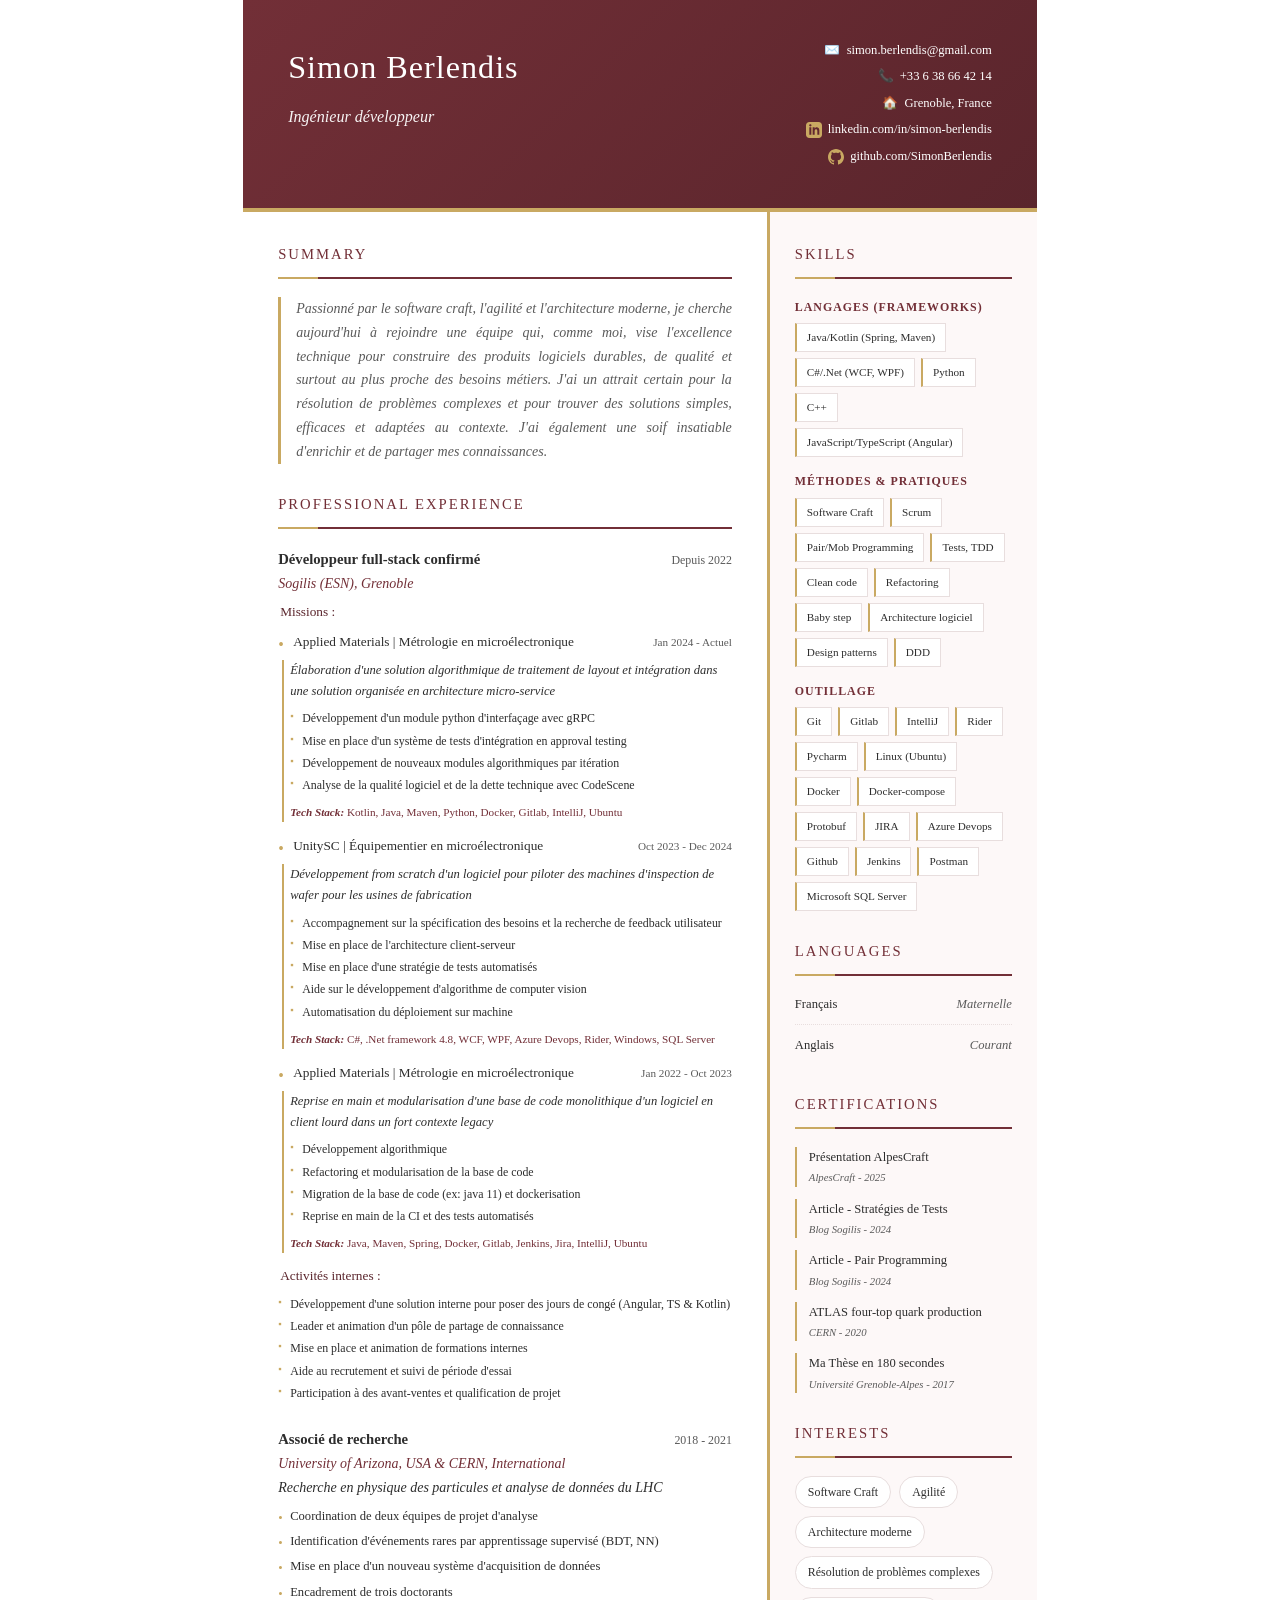
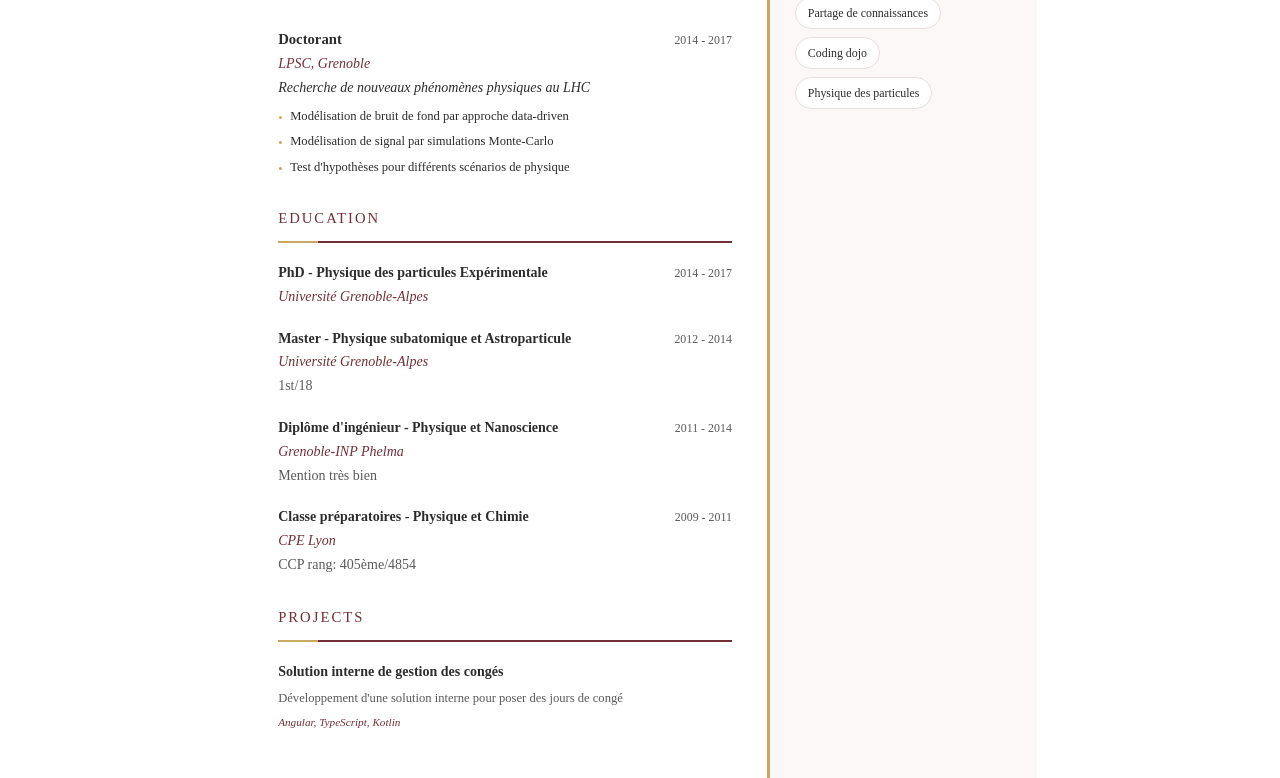
<file: index.html>
<!DOCTYPE html>


<html lang="en">
<head>
    <meta charset="UTF-8">
    <meta name="viewport" content="width=device-width, initial-scale=1.0">
    <title>Resume - Simon Berlendis</title>
    <link rel="stylesheet" href="styles.css">
</head>
<body>
<div class="container">

    <header class="header">
        <div class="header-content">

            <div class="header-main">
                <h1>Simon Berlendis</h1>
                <div class="title">Ingénieur développeur</div>
            </div>
            <div class="contact-info">
                <div class="contact-item"><span class="contact-icon">✉️</span> <a
                        href="mailto:simon.berlendis@gmail.com">simon.berlendis@gmail.com</a></div>
                <div class="contact-item"><span class="contact-icon">📞</span> &#43;33 6 38 66 42 14</div>
                <div class="contact-item"><span class="contact-icon">🏠</span> Grenoble, France</div>
                <div class="contact-item"><span class="contact-icon">
                        <svg xmlns="http://www.w3.org/2000/svg" width="16" height="16" viewBox="0 0 24 24"
                             fill="currentColor" style="vertical-align: middle;">
                            <path d="M19 0h-14c-2.761 0-5 2.239-5 5v14c0 2.761 2.239 5 5 5h14c2.762 0 5-2.239 5-5v-14c0-2.761-2.238-5-5-5zm-11 19h-3v-11h3v11zm-1.5-12.268c-.966 0-1.75-.79-1.75-1.764s.784-1.764 1.75-1.764 1.75.79 1.75 1.764-.783 1.764-1.75 1.764zm13.5 12.268h-3v-5.604c0-3.368-4-3.113-4 0v5.604h-3v-11h3v1.765c1.396-2.586 7-2.777 7 2.476v6.759z"/>
                        </svg>
                    </span> <a href="https://linkedin.com/in/simon-berlendis" target="_blank">linkedin.com/in/simon-berlendis</a>
                </div>
                <div class="contact-item"><span class="contact-icon">
                        <svg xmlns="http://www.w3.org/2000/svg" width="16" height="16" viewBox="0 0 24 24"
                             fill="currentColor" style="vertical-align: middle;">
                            <path d="M12 0c-6.626 0-12 5.373-12 12 0 5.302 3.438 9.8 8.207 11.387.599.111.793-.261.793-.577v-2.234c-3.338.726-4.033-1.416-4.033-1.416-.546-1.387-1.333-1.756-1.333-1.756-1.089-.745.083-.729.083-.729 1.205.084 1.839 1.237 1.839 1.237 1.07 1.834 2.807 1.304 3.492.997.107-.775.418-1.305.762-1.604-2.665-.305-5.467-1.334-5.467-5.931 0-1.311.469-2.381 1.236-3.221-.124-.303-.535-1.524.117-3.176 0 0 1.008-.322 3.301 1.23.957-.266 1.983-.399 3.003-.404 1.02.005 2.047.138 3.006.404 2.291-1.552 3.297-1.23 3.297-1.23.653 1.653.242 2.874.118 3.176.77.84 1.235 1.911 1.235 3.221 0 4.609-2.807 5.624-5.479 5.921.43.372.823 1.102.823 2.222v3.293c0 .319.192.694.801.576 4.765-1.589 8.199-6.086 8.199-11.386 0-6.627-5.373-12-12-12z"/>
                        </svg>
                    </span> <a href="https://github.com/SimonBerlendis" target="_blank">github.com/SimonBerlendis</a>
                </div>

            </div>
        </div>
    </header>


    <div class="main-content">

        <div class="left-column">

            <section class="section">
                <h2 class="section-title">Summary</h2>
                <p class="summary">Passionné par le software craft, l&#39;agilité et l&#39;architecture moderne, je
                    cherche aujourd&#39;hui à rejoindre une équipe qui, comme moi, vise l&#39;excellence technique pour
                    construire des produits logiciels durables, de qualité et surtout au plus proche des besoins
                    métiers. J&#39;ai un attrait certain pour la résolution de problèmes complexes et pour trouver des
                    solutions simples, efficaces et adaptées au contexte. J&#39;ai également une soif insatiable d&#39;enrichir
                    et de partager mes connaissances.
                </p>
            </section>


            <section class="section">
                <h2 class="section-title">Professional Experience</h2>

                <div class="experience-item">
                    <div class="experience-header">
                        <div>
                            <div class="experience-title">Développeur full-stack confirmé</div>
                            <div class="experience-company">Sogilis (ESN), Grenoble</div>
                        </div>
                        <div class="experience-date">Depuis 2022</div>
                    </div>

                    <div class="missions-container">
                        <div class="missions-heading">Missions :</div>
                        <div class="sub-experience-header">
                            <div class="sub-experience-title">Applied Materials | Métrologie en microélectronique</div>
                            <div class="sub-experience-date">Jan 2024 - Actuel</div>
                        </div>
                        <div class="sub-experience-item">
                            <div class="sub-experience-description">
                                Élaboration d'une solution algorithmique de traitement de layout et intégration dans une
                                solution organisée en architecture micro-service
                            </div>
                            <div class="sub-experience-values">
                                <ul>
                                    <li>Développement d'un module python d'interfaçage avec gRPC</li>
                                    <li>Mise en place d'un système de tests d'intégration en approval testing</li>
                                    <li>Développement de nouveaux modules algorithmiques par itération</li>
                                    <li>Analyse de la qualité logiciel et de la dette technique avec CodeScene</li>
                                </ul>
                            </div>
                            <div class="sub-experience-tech">
                                <strong>Tech Stack:</strong> <span>Kotlin, Java, Maven, Python, Docker, Gitlab, IntelliJ,
                                Ubuntu</span>
                            </div>
                        </div>

                        <div class="sub-experience-header">
                            <div class="sub-experience-title">UnitySC | Équipementier en microélectronique</div>
                            <div class="sub-experience-date">Oct 2023 - Dec 2024</div>
                        </div>
                        <div class="sub-experience-item">
                            <div class="sub-experience-description">
                                Développement from scratch d'un logiciel pour piloter des machines d'inspection de wafer
                                pour les usines de fabrication
                            </div>
                            <div class="sub-experience-values">
                                <ul>
                                    <li>Accompagnement sur la spécification des besoins et la recherche de feedback
                                        utilisateur
                                    </li>
                                    <li>Mise en place de l'architecture client-serveur</li>
                                    <li>Mise en place d'une stratégie de tests automatisés</li>
                                    <li>Aide sur le développement d'algorithme de computer vision</li>
                                    <li>Automatisation du déploiement sur machine</li>
                                </ul>
                            </div>
                            <div class="sub-experience-tech">
                                <strong>Tech Stack:</strong> <span>C#, .Net framework 4.8, WCF, WPF, Azure Devops, Rider,
                                Windows, SQL Server</span>
                            </div>
                        </div>

                        <div class="sub-experience-header">
                            <div class="sub-experience-title">Applied Materials | Métrologie en microélectronique</div>
                            <div class="sub-experience-date">Jan 2022 - Oct 2023</div>
                        </div>
                        <div class="sub-experience-item">
                            <div class="sub-experience-description">
                                Reprise en main et modularisation d'une base de code monolithique d'un logiciel en
                                client lourd dans un fort contexte legacy
                            </div>
                            <div class="sub-experience-values">
                                <ul>
                                    <li>Développement algorithmique</li>
                                    <li>Refactoring et modularisation de la base de code</li>
                                    <li>Migration de la base de code (ex: java 11) et dockerisation</li>
                                    <li>Reprise en main de la CI et des tests automatisés</li>
                                </ul>
                            </div>
                            <div class="sub-experience-tech">
                                <strong>Tech Stack:</strong> <span>Java, Maven, Spring, Docker, Gitlab, Jenkins, Jira,
                                IntelliJ, Ubuntu</span>
                            </div>
                        </div>
                    </div>

                    <div class="internal-activities-heading">Activités internes :</div>
                    <div class="sub-experience-values">
                        <ul>
                            <li>Développement d'une solution interne pour poser des jours de congé (Angular, TS &
                                Kotlin)
                            </li>
                            <li>Leader et animation d'un pôle de partage de connaissance</li>
                            <li>Mise en place et animation de formations internes</li>
                            <li>Aide au recrutement et suivi de période d'essai</li>
                            <li>Participation à des avant-ventes et qualification de projet</li>
                        </ul>
                    </div>
                </div>

                <div class="experience-item">
                    <div class="experience-header">
                        <div>
                            <div class="experience-title">Associé de recherche</div>
                            <div class="experience-company">University of Arizona, USA &amp; CERN, International</div>
                            <div class="experience-description">Recherche en physique des particules et analyse de
                                données du
                                LHC
                            </div>
                        </div>
                        <div class="experience-date">2018 - 2021</div>
                    </div>

                    <ul class="highlights">

                        <li>Coordination de deux équipes de projet d&#39;analyse</li>

                        <li>Identification d&#39;événements rares par apprentissage supervisé (BDT, NN)</li>

                        <li>Mise en place d&#39;un nouveau système d&#39;acquisition de données</li>

                        <li>Encadrement de trois doctorants</li>

                    </ul>

                </div>

                <div class="experience-item">
                    <div class="experience-header">
                        <div>
                            <div class="experience-title">Doctorant</div>
                            <div class="experience-company">LPSC, Grenoble</div>
                            <div class="experience-description">Recherche de nouveaux phénomènes physiques au LHC</div>
                        </div>
                        <div class="experience-date">2014 - 2017</div>
                    </div>

                    <ul class="highlights">

                        <li>Modélisation de bruit de fond par approche data-driven</li>

                        <li>Modélisation de signal par simulations Monte-Carlo</li>

                        <li>Test d&#39;hypothèses pour différents scénarios de physique</li>

                    </ul>

                </div>

            </section>


            <section class="section">
                <h2 class="section-title">Education</h2>

                <div class="education-item">
                    <div class="education-header">
                        <div>
                            <div class="education-degree">PhD - Physique des particules Expérimentale</div>
                            <div class="education-institution">Université Grenoble-Alpes</div>
                        </div>
                        <div class="education-date">2014 - 2017</div>
                    </div>

                </div>

                <div class="education-item">
                    <div class="education-header">
                        <div>
                            <div class="education-degree">Master - Physique subatomique et Astroparticule</div>
                            <div class="education-institution">Université Grenoble-Alpes</div>
                            <div class="education-description">1st/18</div>
                        </div>
                        <div class="education-date">2012 - 2014</div>
                    </div>
                </div>

                <div class="education-item">
                    <div class="education-header">
                        <div>
                            <div class="education-degree">Diplôme d&#39;ingénieur - Physique et Nanoscience</div>
                            <div class="education-institution">Grenoble-INP Phelma</div>
                            <div class="education-description">Mention très bien</div>
                        </div>
                        <div class="education-date">2011 - 2014</div>
                    </div>
                </div>

                <div class="education-item">
                    <div class="education-header">
                        <div>
                            <div class="education-degree">Classe préparatoires - Physique et Chimie</div>
                            <div class="education-institution">CPE Lyon</div>
                            <div class="education-description">CCP rang: 405ème/4854</div>
                        </div>
                        <div class="education-date">2009 - 2011</div>
                    </div>
                </div>

            </section>


            <section class="section">
                <h2 class="section-title">Projects</h2>

                <div class="project-item">
                    <div class="project-name">Solution interne de gestion des congés</div>
                    <p class="project-description">Développement d&#39;une solution interne pour poser des jours de
                        congé</p>

                    <div class="project-tech">Angular, TypeScript, Kotlin</div>

                </div>

            </section>

        </div>


        <div class="right-column">

            <section class="section">
                <h2 class="section-title">Skills</h2>

                <div class="skill-category">
                    <div class="skill-category-name">Langages (Frameworks)</div>
                    <div class="skill-tags">

                        <span class="skill-tag">Java/Kotlin (Spring, Maven)</span>

                        <span class="skill-tag">C#/.Net (WCF, WPF)</span>

                        <span class="skill-tag">Python</span>

                        <span class="skill-tag">C&#43;&#43;</span>

                        <span class="skill-tag">JavaScript/TypeScript (Angular)</span>

                    </div>
                </div>

                <div class="skill-category">
                    <div class="skill-category-name">Méthodes &amp; Pratiques</div>
                    <div class="skill-tags">

                        <span class="skill-tag">Software Craft</span>

                        <span class="skill-tag">Scrum</span>

                        <span class="skill-tag">Pair/Mob Programming</span>

                        <span class="skill-tag">Tests, TDD</span>

                        <span class="skill-tag">Clean code</span>

                        <span class="skill-tag">Refactoring</span>

                        <span class="skill-tag">Baby step</span>

                        <span class="skill-tag">Architecture logiciel</span>

                        <span class="skill-tag">Design patterns</span>

                        <span class="skill-tag">DDD</span>

                    </div>
                </div>

                <div class="skill-category">
                    <div class="skill-category-name">Outillage</div>
                    <div class="skill-tags">

                        <span class="skill-tag">Git</span>

                        <span class="skill-tag">Gitlab</span>

                        <span class="skill-tag">IntelliJ</span>

                        <span class="skill-tag">Rider</span>

                        <span class="skill-tag">Pycharm</span>

                        <span class="skill-tag">Linux (Ubuntu)</span>

                        <span class="skill-tag">Docker</span>

                        <span class="skill-tag">Docker-compose</span>

                        <span class="skill-tag">Protobuf</span>

                        <span class="skill-tag">JIRA</span>

                        <span class="skill-tag">Azure Devops</span>

                        <span class="skill-tag">Github</span>

                        <span class="skill-tag">Jenkins</span>

                        <span class="skill-tag">Postman</span>

                        <span class="skill-tag">Microsoft SQL Server</span>

                    </div>
                </div>

            </section>


            <section class="section">
                <h2 class="section-title">Languages</h2>

                <div class="language-item">
                    <span class="language-name">Français</span>
                    <span class="language-level">Maternelle</span>
                </div>

                <div class="language-item">
                    <span class="language-name">Anglais</span>
                    <span class="language-level">Courant</span>
                </div>

            </section>


            <section class="section">
                <h2 class="section-title">Certifications</h2>

                <div class="certification-item">
                    <div class="certification-name">Présentation AlpesCraft</div>
                    <div class="certification-meta">AlpesCraft - 2025</div>
                </div>

                <div class="certification-item">
                    <div class="certification-name">Article - Stratégies de Tests</div>
                    <div class="certification-meta">Blog Sogilis - 2024</div>
                </div>

                <div class="certification-item">
                    <div class="certification-name">Article - Pair Programming</div>
                    <div class="certification-meta">Blog Sogilis - 2024</div>
                </div>

                <div class="certification-item">
                    <div class="certification-name">ATLAS four-top quark production</div>
                    <div class="certification-meta">CERN - 2020</div>
                </div>

                <div class="certification-item">
                    <div class="certification-name">Ma Thèse en 180 secondes</div>
                    <div class="certification-meta">Université Grenoble-Alpes - 2017</div>
                </div>

            </section>


            <section class="section">
                <h2 class="section-title">Interests</h2>
                <div class="interests-list">

                    <span class="interest-item">Software Craft</span>

                    <span class="interest-item">Agilité</span>

                    <span class="interest-item">Architecture moderne</span>

                    <span class="interest-item">Résolution de problèmes complexes</span>

                    <span class="interest-item">Partage de connaissances</span>

                    <span class="interest-item">Coding dojo</span>

                    <span class="interest-item">Physique des particules</span>

                </div>
            </section>

        </div>
    </div>
</div>
</body>
</html>
</file>
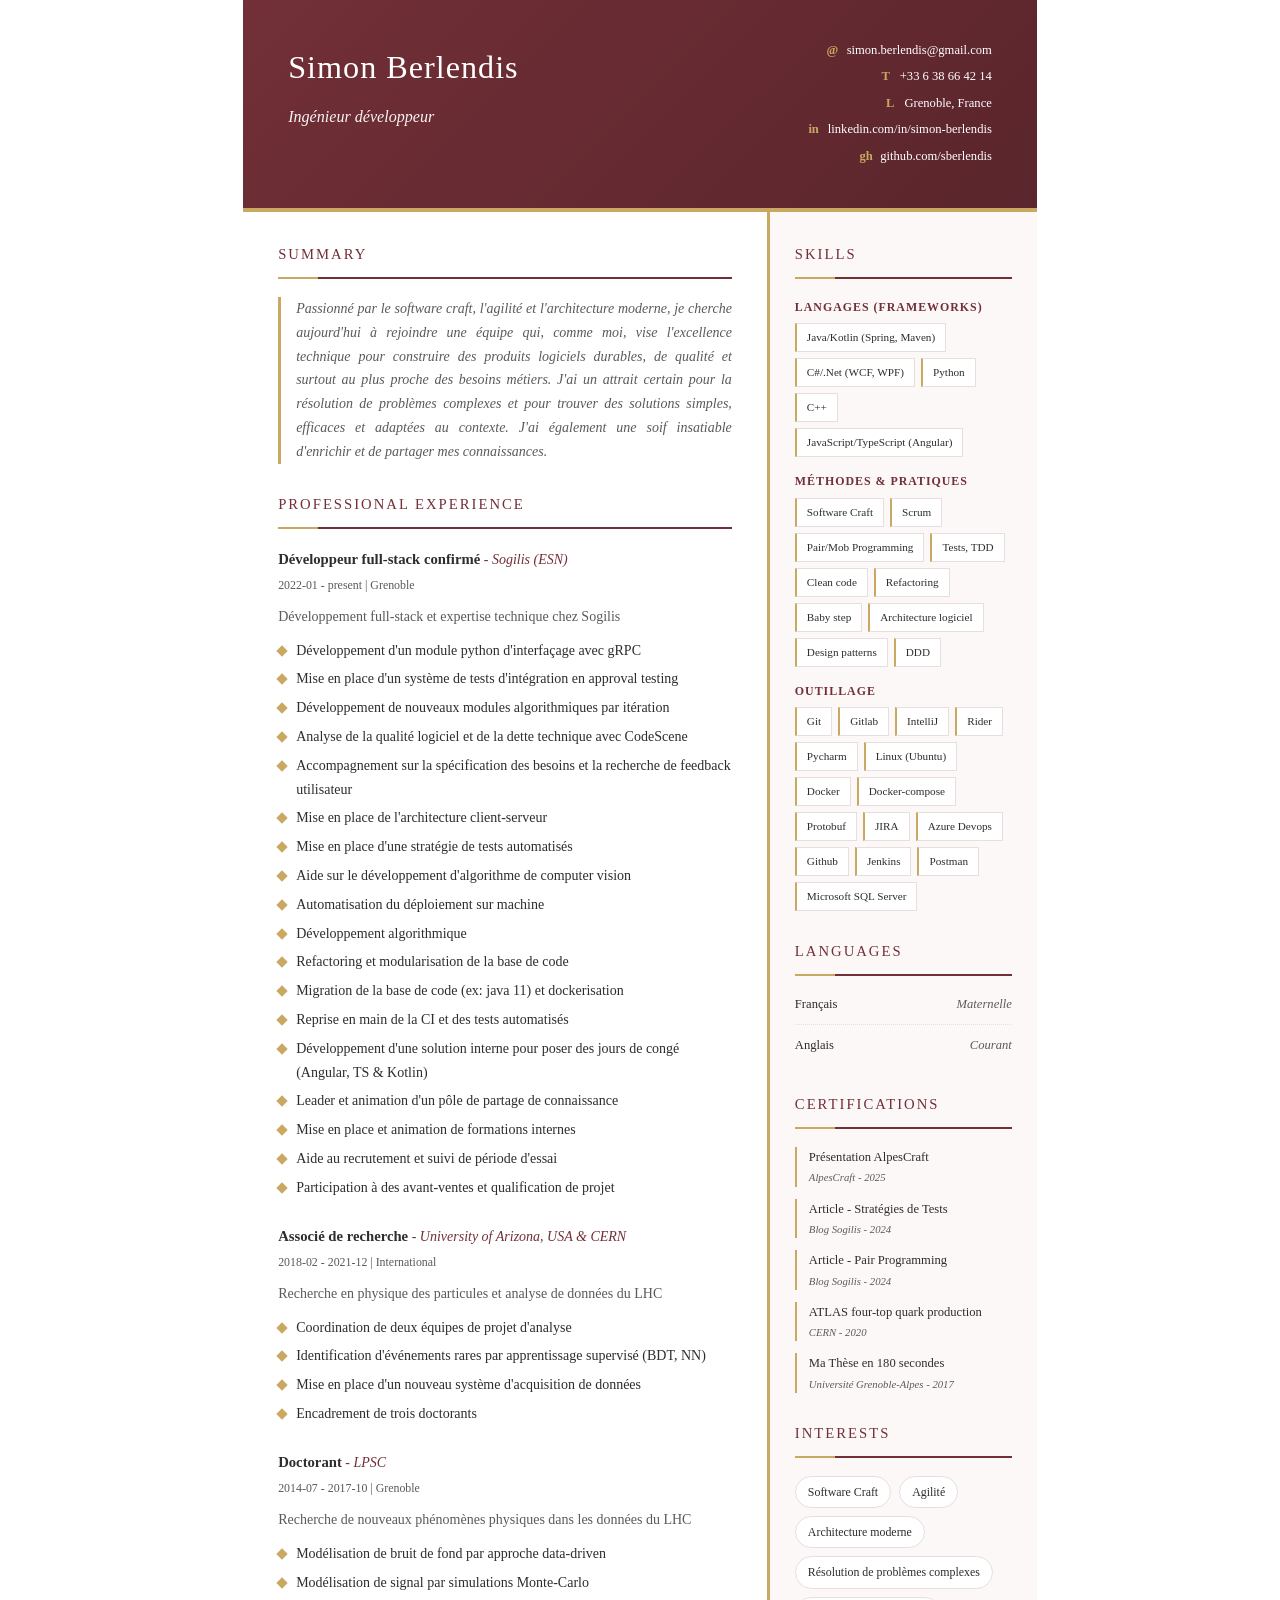
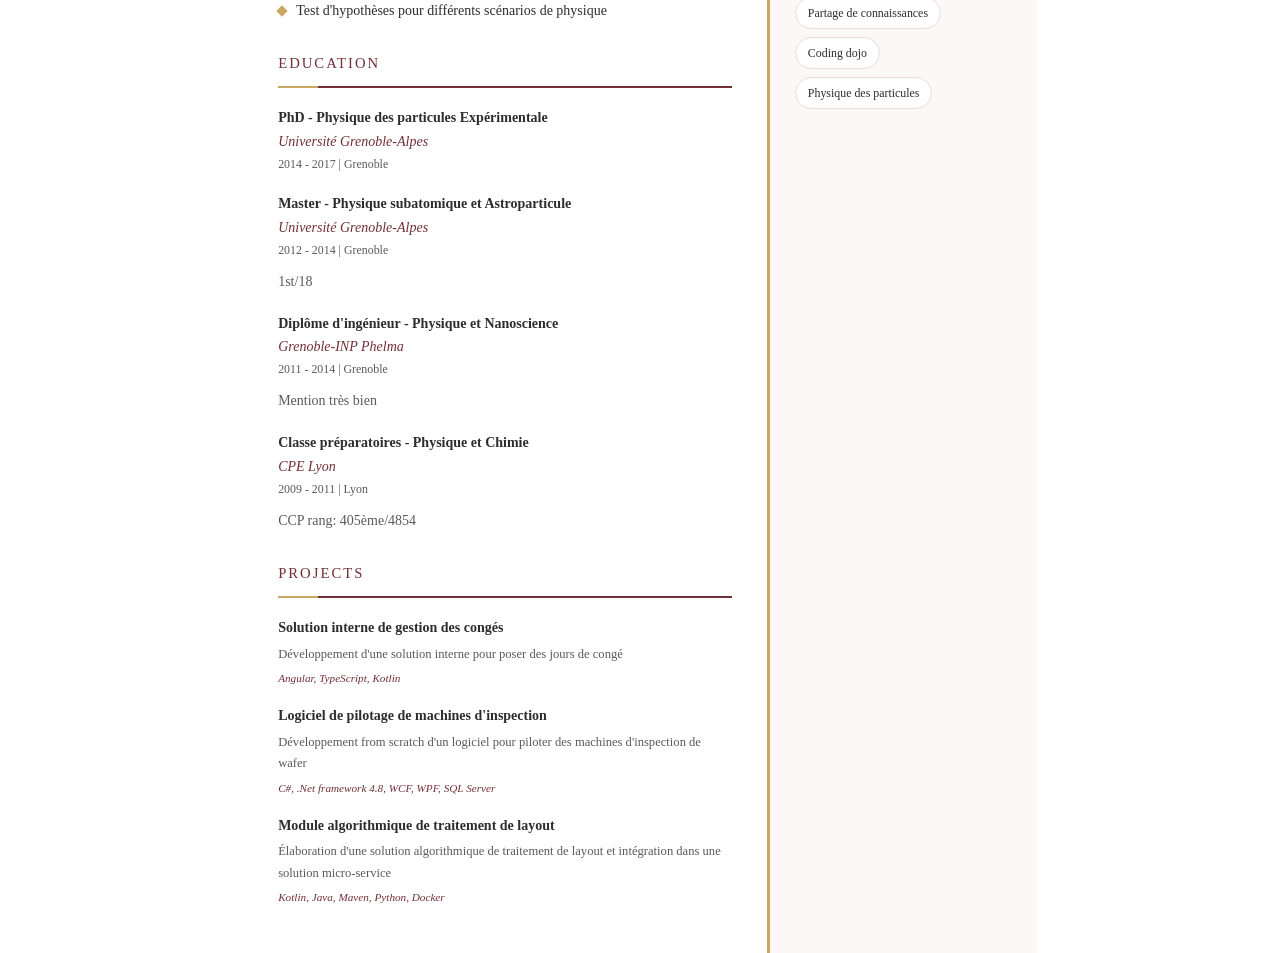
<file: cv.html>
<!DOCTYPE html>


<html lang="en">
<head>
    <meta charset="UTF-8">
    <meta name="viewport" content="width=device-width, initial-scale=1.0">
    <title>Resume - Simon Berlendis</title>
    <style>
 

 
* {
    margin: 0;
    padding: 0;
    box-sizing: border-box;
}

:root {
    --primary-color: #722F37;
    --secondary-color: #5a252c;
    --accent-color: #9b4a54;
    --text-color: #2d2d2d;
    --text-light: #5a5a5a;
    --bg-color: #ffffff;
    --bg-light: #fdf8f8;
    --border-color: #e8dede;
    --gold: #c9a962;
}

body {
    font-family: 'Palatino Linotype', 'Book Antiqua', Palatino, Georgia, serif;
    line-height: 1.7;
    color: var(--text-color);
    background-color: var(--bg-color);
    font-size: 14px;
}

.container {
    max-width: 210mm;
    margin: 0 auto;
    background: white;
}

 
.header {
    background: linear-gradient(135deg, var(--primary-color), var(--secondary-color));
    color: white;
    padding: 40px 45px;
    position: relative;
}

.header::after {
    content: "";
    position: absolute;
    bottom: 0;
    left: 0;
    right: 0;
    height: 4px;
    background: var(--gold);
}

.header-content {
    display: flex;
    justify-content: space-between;
    align-items: flex-start;
    gap: 25px;
}

.header-photo {
    flex-shrink: 0;
}

.header-photo img {
    width: 105px;
    height: 105px;
    border-radius: 50%;
    object-fit: cover;
    border: 3px solid var(--gold);
}

.header-photo.photo-grayscale img {
    filter: grayscale(100%);
}

.header-photo.photo-square img {
    border-radius: 8px;
}

.header-main {
    flex-grow: 1;
}

.header-main h1 {
    font-size: 2.3em;
    font-weight: 400;
    margin-bottom: 8px;
    letter-spacing: 1px;
}

.header-main .title {
    font-size: 1.15em;
    opacity: 0.95;
    font-style: italic;
    font-weight: 300;
}

.contact-info {
    text-align: right;
    font-size: 0.9em;
}

.contact-item {
    margin-bottom: 5px;
}

.contact-icon {
    display: inline-block;
    width: 22px;
    text-align: center;
    color: var(--gold);
    font-weight: bold;
}

.contact-info a {
    color: white;
    text-decoration: none;
}

.contact-info a:hover {
    color: var(--gold);
}

 
.main-content {
    display: grid;
    grid-template-columns: 1fr 270px;
    gap: 0;
}

.left-column {
    padding: 30px 35px;
}

.right-column {
    background-color: var(--bg-light);
    padding: 30px 25px;
    border-left: 3px solid var(--gold);
}

 
.section {
    margin-bottom: 28px;
}

.section:last-child {
    margin-bottom: 0;
}

.section-title {
    font-size: 1.05em;
    font-weight: 400;
    color: var(--primary-color);
    text-transform: uppercase;
    letter-spacing: 2px;
    padding-bottom: 10px;
    margin-bottom: 18px;
    border-bottom: 2px solid var(--primary-color);
    position: relative;
}

.section-title::after {
    content: "";
    position: absolute;
    bottom: -2px;
    left: 0;
    width: 40px;
    height: 2px;
    background: var(--gold);
}

 
.summary {
    color: var(--text-light);
    text-align: justify;
    font-style: italic;
    border-left: 3px solid var(--gold);
    padding-left: 15px;
}

 
.experience-item {
    margin-bottom: 24px;
    page-break-inside: avoid;
}

.experience-item:last-child {
    margin-bottom: 0;
}

.experience-header {
    margin-bottom: 8px;
}

.experience-title {
    font-weight: 600;
    font-size: 1.05em;
    color: var(--text-color);
}

.experience-company {
    color: var(--primary-color);
    font-style: italic;
}

.experience-meta {
    font-size: 0.85em;
    color: var(--text-light);
    margin-top: 3px;
}

.experience-description {
    margin: 10px 0;
    color: var(--text-light);
}

.highlights {
    list-style: none;
    padding-left: 0;
}

.highlights li {
    position: relative;
    padding-left: 18px;
    margin-bottom: 5px;
    color: var(--text-color);
}

.highlights li::before {
    content: "";
    position: absolute;
    left: 0;
    top: 8px;
    width: 8px;
    height: 8px;
    background: var(--gold);
    transform: rotate(45deg);
}

 
.education-item {
    margin-bottom: 18px;
}

.education-item:last-child {
    margin-bottom: 0;
}

.education-degree {
    font-weight: 600;
}

.education-institution {
    color: var(--primary-color);
    font-style: italic;
}

.education-meta {
    font-size: 0.85em;
    color: var(--text-light);
}

 
.skill-category {
    margin-bottom: 14px;
}

.skill-category:last-child {
    margin-bottom: 0;
}

.skill-category-name {
    font-weight: 600;
    font-size: 0.85em;
    margin-bottom: 6px;
    color: var(--primary-color);
    text-transform: uppercase;
    letter-spacing: 1px;
}

.skill-tags {
    display: flex;
    flex-wrap: wrap;
    gap: 6px;
}

.skill-tag {
    background-color: white;
    color: var(--text-color);
    padding: 4px 10px;
    font-size: 0.8em;
    border: 1px solid var(--border-color);
    border-left: 2px solid var(--gold);
}

 
.language-item {
    display: flex;
    justify-content: space-between;
    margin-bottom: 10px;
    font-size: 0.9em;
    padding-bottom: 8px;
    border-bottom: 1px dotted var(--border-color);
}

.language-item:last-child {
    border-bottom: none;
}

.language-name {
    font-weight: 500;
}

.language-level {
    color: var(--text-light);
    font-style: italic;
}

 
.certification-item {
    margin-bottom: 12px;
    font-size: 0.9em;
    padding-left: 12px;
    border-left: 2px solid var(--gold);
}

.certification-name {
    font-weight: 500;
}

.certification-meta {
    color: var(--text-light);
    font-size: 0.85em;
    font-style: italic;
}

 
.project-item {
    margin-bottom: 16px;
}

.project-name {
    font-weight: 600;
    color: var(--text-color);
}

.project-description {
    font-size: 0.9em;
    color: var(--text-light);
    margin: 4px 0;
}

.project-tech {
    font-size: 0.8em;
    color: var(--primary-color);
    font-style: italic;
}

 
.interests-list {
    display: flex;
    flex-wrap: wrap;
    gap: 8px;
}

.interest-item {
    background-color: white;
    padding: 5px 12px;
    font-size: 0.85em;
    border: 1px solid var(--border-color);
    border-radius: 20px;
}

 
@media screen and (max-width: 768px) {
    .main-content {
        grid-template-columns: 1fr;
    }

    .right-column {
        border-left: none;
        border-top: 3px solid var(--gold);
    }
}

 
@media print {
    body {
        font-size: 11pt;
    }

    .container {
        max-width: 100%;
    }

    .section {
        page-break-inside: avoid;
    }
}

    </style>
</head>
<body>
    <div class="container">
        
        <header class="header">
            <div class="header-content">
                
                <div class="header-main">
                    <h1>Simon Berlendis</h1>
                    <div class="title">Ingénieur développeur</div>
                </div>
                <div class="contact-info">
                    <div class="contact-item"><span class="contact-icon">@</span> <a href="mailto:simon.berlendis@gmail.com">simon.berlendis@gmail.com</a></div>
                    <div class="contact-item"><span class="contact-icon">T</span> &#43;33 6 38 66 42 14</div>
                    <div class="contact-item"><span class="contact-icon">L</span> Grenoble, France</div>
                    <div class="contact-item"><span class="contact-icon">in</span> <a href="https://linkedin.com/in/simon-berlendis" target="_blank">linkedin.com/in/simon-berlendis</a></div>
                    <div class="contact-item"><span class="contact-icon">gh</span> <a href="https://github.com/sberlendis" target="_blank">github.com/sberlendis</a></div>
                    
                </div>
            </div>
        </header>

        
        <div class="main-content">
            
            <div class="left-column">
                
                <section class="section">
                    <h2 class="section-title">Summary</h2>
                    <p class="summary">Passionné par le software craft, l&#39;agilité et l&#39;architecture moderne, je cherche aujourd&#39;hui à rejoindre une équipe qui, comme moi, vise l&#39;excellence technique pour construire des produits logiciels durables, de qualité et surtout au plus proche des besoins métiers. J&#39;ai un attrait certain pour la résolution de problèmes complexes et pour trouver des solutions simples, efficaces et adaptées au contexte. J&#39;ai également une soif insatiable d&#39;enrichir et de partager mes connaissances.
</p>
                </section>
                

                
                <section class="section">
                    <h2 class="section-title">Professional Experience</h2>
                    
                    <div class="experience-item">
                        <div class="experience-header">
                            <div>
                                <span class="experience-title">Développeur full-stack confirmé</span>
                                <span class="experience-company"> - Sogilis (ESN)</span>
                            </div>
                            <div class="experience-meta">2022-01 - present | Grenoble</div>
                        </div>
                        <p class="experience-description">Développement full-stack et expertise technique chez Sogilis</p>
                        
                        <ul class="highlights">
                            
                            <li>Développement d&#39;un module python d&#39;interfaçage avec gRPC</li>
                            
                            <li>Mise en place d&#39;un système de tests d&#39;intégration en approval testing</li>
                            
                            <li>Développement de nouveaux modules algorithmiques par itération</li>
                            
                            <li>Analyse de la qualité logiciel et de la dette technique avec CodeScene</li>
                            
                            <li>Accompagnement sur la spécification des besoins et la recherche de feedback utilisateur</li>
                            
                            <li>Mise en place de l&#39;architecture client-serveur</li>
                            
                            <li>Mise en place d&#39;une stratégie de tests automatisés</li>
                            
                            <li>Aide sur le développement d&#39;algorithme de computer vision</li>
                            
                            <li>Automatisation du déploiement sur machine</li>
                            
                            <li>Développement algorithmique</li>
                            
                            <li>Refactoring et modularisation de la base de code</li>
                            
                            <li>Migration de la base de code (ex: java 11) et dockerisation</li>
                            
                            <li>Reprise en main de la CI et des tests automatisés</li>
                            
                            <li>Développement d&#39;une solution interne pour poser des jours de congé (Angular, TS &amp; Kotlin)</li>
                            
                            <li>Leader et animation d&#39;un pôle de partage de connaissance</li>
                            
                            <li>Mise en place et animation de formations internes</li>
                            
                            <li>Aide au recrutement et suivi de période d&#39;essai</li>
                            
                            <li>Participation à des avant-ventes et qualification de projet</li>
                            
                        </ul>
                        
                    </div>
                    
                    <div class="experience-item">
                        <div class="experience-header">
                            <div>
                                <span class="experience-title">Associé de recherche</span>
                                <span class="experience-company"> - University of Arizona, USA &amp; CERN</span>
                            </div>
                            <div class="experience-meta">2018-02 - 2021-12 | International</div>
                        </div>
                        <p class="experience-description">Recherche en physique des particules et analyse de données du LHC</p>
                        
                        <ul class="highlights">
                            
                            <li>Coordination de deux équipes de projet d&#39;analyse</li>
                            
                            <li>Identification d&#39;événements rares par apprentissage supervisé (BDT, NN)</li>
                            
                            <li>Mise en place d&#39;un nouveau système d&#39;acquisition de données</li>
                            
                            <li>Encadrement de trois doctorants</li>
                            
                        </ul>
                        
                    </div>
                    
                    <div class="experience-item">
                        <div class="experience-header">
                            <div>
                                <span class="experience-title">Doctorant</span>
                                <span class="experience-company"> - LPSC</span>
                            </div>
                            <div class="experience-meta">2014-07 - 2017-10 | Grenoble</div>
                        </div>
                        <p class="experience-description">Recherche de nouveaux phénomènes physiques dans les données du LHC</p>
                        
                        <ul class="highlights">
                            
                            <li>Modélisation de bruit de fond par approche data-driven</li>
                            
                            <li>Modélisation de signal par simulations Monte-Carlo</li>
                            
                            <li>Test d&#39;hypothèses pour différents scénarios de physique</li>
                            
                        </ul>
                        
                    </div>
                    
                </section>
                

                
                <section class="section">
                    <h2 class="section-title">Education</h2>
                    
                    <div class="education-item">
                        <div class="education-degree">PhD - Physique des particules Expérimentale</div>
                        <div class="education-institution">Université Grenoble-Alpes</div>
                        <div class="education-meta">2014 - 2017 | Grenoble</div>
                        
                    </div>
                    
                    <div class="education-item">
                        <div class="education-degree">Master - Physique subatomique et Astroparticule</div>
                        <div class="education-institution">Université Grenoble-Alpes</div>
                        <div class="education-meta">2012 - 2014 | Grenoble</div>
                        <p class="experience-description">1st/18</p>
                    </div>
                    
                    <div class="education-item">
                        <div class="education-degree">Diplôme d&#39;ingénieur - Physique et Nanoscience</div>
                        <div class="education-institution">Grenoble-INP Phelma</div>
                        <div class="education-meta">2011 - 2014 | Grenoble</div>
                        <p class="experience-description">Mention très bien</p>
                    </div>
                    
                    <div class="education-item">
                        <div class="education-degree">Classe préparatoires - Physique et Chimie</div>
                        <div class="education-institution">CPE Lyon</div>
                        <div class="education-meta">2009 - 2011 | Lyon</div>
                        <p class="experience-description">CCP rang: 405ème/4854</p>
                    </div>
                    
                </section>
                

                
                <section class="section">
                    <h2 class="section-title">Projects</h2>
                    
                    <div class="project-item">
                        <div class="project-name">Solution interne de gestion des congés</div>
                        <p class="project-description">Développement d&#39;une solution interne pour poser des jours de congé</p>
                        
                        <div class="project-tech">Angular, TypeScript, Kotlin</div>
                        
                    </div>
                    
                    <div class="project-item">
                        <div class="project-name">Logiciel de pilotage de machines d&#39;inspection</div>
                        <p class="project-description">Développement from scratch d&#39;un logiciel pour piloter des machines d&#39;inspection de wafer</p>
                        
                        <div class="project-tech">C#, .Net framework 4.8, WCF, WPF, SQL Server</div>
                        
                    </div>
                    
                    <div class="project-item">
                        <div class="project-name">Module algorithmique de traitement de layout</div>
                        <p class="project-description">Élaboration d&#39;une solution algorithmique de traitement de layout et intégration dans une solution micro-service</p>
                        
                        <div class="project-tech">Kotlin, Java, Maven, Python, Docker</div>
                        
                    </div>
                    
                </section>
                
            </div>

            
            <div class="right-column">
                
                <section class="section">
                    <h2 class="section-title">Skills</h2>
                    
                    <div class="skill-category">
                        <div class="skill-category-name">Langages (Frameworks)</div>
                        <div class="skill-tags">
                            
                            <span class="skill-tag">Java/Kotlin (Spring, Maven)</span>
                            
                            <span class="skill-tag">C#/.Net (WCF, WPF)</span>
                            
                            <span class="skill-tag">Python</span>
                            
                            <span class="skill-tag">C&#43;&#43;</span>
                            
                            <span class="skill-tag">JavaScript/TypeScript (Angular)</span>
                            
                        </div>
                    </div>
                    
                    <div class="skill-category">
                        <div class="skill-category-name">Méthodes &amp; Pratiques</div>
                        <div class="skill-tags">
                            
                            <span class="skill-tag">Software Craft</span>
                            
                            <span class="skill-tag">Scrum</span>
                            
                            <span class="skill-tag">Pair/Mob Programming</span>
                            
                            <span class="skill-tag">Tests, TDD</span>
                            
                            <span class="skill-tag">Clean code</span>
                            
                            <span class="skill-tag">Refactoring</span>
                            
                            <span class="skill-tag">Baby step</span>
                            
                            <span class="skill-tag">Architecture logiciel</span>
                            
                            <span class="skill-tag">Design patterns</span>
                            
                            <span class="skill-tag">DDD</span>
                            
                        </div>
                    </div>
                    
                    <div class="skill-category">
                        <div class="skill-category-name">Outillage</div>
                        <div class="skill-tags">
                            
                            <span class="skill-tag">Git</span>
                            
                            <span class="skill-tag">Gitlab</span>
                            
                            <span class="skill-tag">IntelliJ</span>
                            
                            <span class="skill-tag">Rider</span>
                            
                            <span class="skill-tag">Pycharm</span>
                            
                            <span class="skill-tag">Linux (Ubuntu)</span>
                            
                            <span class="skill-tag">Docker</span>
                            
                            <span class="skill-tag">Docker-compose</span>
                            
                            <span class="skill-tag">Protobuf</span>
                            
                            <span class="skill-tag">JIRA</span>
                            
                            <span class="skill-tag">Azure Devops</span>
                            
                            <span class="skill-tag">Github</span>
                            
                            <span class="skill-tag">Jenkins</span>
                            
                            <span class="skill-tag">Postman</span>
                            
                            <span class="skill-tag">Microsoft SQL Server</span>
                            
                        </div>
                    </div>
                    
                </section>
                

                
                <section class="section">
                    <h2 class="section-title">Languages</h2>
                    
                    <div class="language-item">
                        <span class="language-name">Français</span>
                        <span class="language-level">Maternelle</span>
                    </div>
                    
                    <div class="language-item">
                        <span class="language-name">Anglais</span>
                        <span class="language-level">Courant</span>
                    </div>
                    
                </section>
                

                
                <section class="section">
                    <h2 class="section-title">Certifications</h2>
                    
                    <div class="certification-item">
                        <div class="certification-name">Présentation AlpesCraft</div>
                        <div class="certification-meta">AlpesCraft - 2025</div>
                    </div>
                    
                    <div class="certification-item">
                        <div class="certification-name">Article - Stratégies de Tests</div>
                        <div class="certification-meta">Blog Sogilis - 2024</div>
                    </div>
                    
                    <div class="certification-item">
                        <div class="certification-name">Article - Pair Programming</div>
                        <div class="certification-meta">Blog Sogilis - 2024</div>
                    </div>
                    
                    <div class="certification-item">
                        <div class="certification-name">ATLAS four-top quark production</div>
                        <div class="certification-meta">CERN - 2020</div>
                    </div>
                    
                    <div class="certification-item">
                        <div class="certification-name">Ma Thèse en 180 secondes</div>
                        <div class="certification-meta">Université Grenoble-Alpes - 2017</div>
                    </div>
                    
                </section>
                

                
                <section class="section">
                    <h2 class="section-title">Interests</h2>
                    <div class="interests-list">
                        
                        <span class="interest-item">Software Craft</span>
                        
                        <span class="interest-item">Agilité</span>
                        
                        <span class="interest-item">Architecture moderne</span>
                        
                        <span class="interest-item">Résolution de problèmes complexes</span>
                        
                        <span class="interest-item">Partage de connaissances</span>
                        
                        <span class="interest-item">Coding dojo</span>
                        
                        <span class="interest-item">Physique des particules</span>
                        
                    </div>
                </section>
                
            </div>
        </div>
    </div>
    <style>
        @media print {
            @page {
                size: A4;
                margin: 0;
            }
            body {
                -webkit-print-color-adjust: exact;
                print-color-adjust: exact;
            }
        }
    </style>
</body>
</html>
</file>
<file: styles.css>
* {
    margin: 0;
    padding: 0;
    box-sizing: border-box;
}

:root {
    --primary-color: #722F37;
    --secondary-color: #5a252c;
    --accent-color: #9b4a54;
    --text-color: #2d2d2d;
    --text-light: #5a5a5a;
    --bg-color: #ffffff;
    --bg-light: #fdf8f8;
    --border-color: #e8dede;
    --gold: #c9a962;
}

body {
    font-family: 'Palatino Linotype', 'Book Antiqua', Palatino, Georgia, serif;
    line-height: 1.7;
    color: var(--text-color);
    background-color: var(--bg-color);
    font-size: 14px;
}

.container {
    max-width: 210mm;
    margin: 0 auto;
    background: white;
}


.header {
    background: linear-gradient(135deg, var(--primary-color), var(--secondary-color));
    color: white;
    padding: 40px 45px;
    position: relative;
}

.header::after {
    content: "";
    position: absolute;
    bottom: 0;
    left: 0;
    right: 0;
    height: 4px;
    background: var(--gold);
}

.header-content {
    display: flex;
    justify-content: space-between;
    align-items: flex-start;
    gap: 25px;
}

.header-photo img {
    width: 105px;
    height: 105px;
    border-radius: 50%;
    object-fit: cover;
    border: 3px solid var(--gold);
}

.header-photo.photo-grayscale img {
    filter: grayscale(100%);
}

.header-photo.photo-square img {
    border-radius: 8px;
}

.header-main {
    flex-grow: 1;
}

.header-main h1 {
    font-size: 2.3em;
    font-weight: 400;
    margin-bottom: 8px;
    letter-spacing: 1px;
}

.header-main .title {
    font-size: 1.15em;
    opacity: 0.95;
    font-style: italic;
    font-weight: 300;
}

.contact-info {
    text-align: right;
    font-size: 0.9em;
}

.contact-item {
    margin-bottom: 5px;
}

.contact-icon {
    display: inline-block;
    width: 22px;
    text-align: center;
    color: var(--gold);
    font-weight: bold;
}

.contact-info a {
    color: white;
    text-decoration: none;
}

.contact-info a:hover {
    color: var(--gold);
}


.main-content {
    display: grid;
    grid-template-columns: 1fr 270px;
    gap: 0;
}

.left-column {
    padding: 30px 35px;
}

.right-column {
    background-color: var(--bg-light);
    padding: 30px 25px;
    border-left: 3px solid var(--gold);
}


.section {
    margin-bottom: 28px;
}

.section:last-child {
    margin-bottom: 0;
}

.section-title {
    font-size: 1.05em;
    font-weight: 400;
    color: var(--primary-color);
    text-transform: uppercase;
    letter-spacing: 2px;
    padding-bottom: 10px;
    margin-bottom: 18px;
    border-bottom: 2px solid var(--primary-color);
    position: relative;
}

.section-title::after {
    content: "";
    position: absolute;
    bottom: -2px;
    left: 0;
    width: 40px;
    height: 2px;
    background: var(--gold);
}


.summary {
    color: var(--text-light);
    text-align: justify;
    font-style: italic;
    border-left: 3px solid var(--gold);
    padding-left: 15px;
}


.experience-item {
    margin-bottom: 24px;
    page-break-inside: avoid;
}

.experience-item:last-child {
    margin-bottom: 0;
}

.sub-experience-item {
    margin-bottom: 12px;
    margin-left: 4px;
    padding-left: 6px;
    border-left: 2px solid var(--gold);
    page-break-inside: avoid;
}

.sub-experience-item:last-child {
    margin-bottom: 0;
}

.missions-container {
    margin-bottom: 12px;
}

.missions-heading, .internal-activities-heading {
    font-weight: 500;
    font-size: 0.95em;
    color: var(--secondary-color);
    margin-bottom: 6px;
    margin-left: 2px;
}

.sub-experience-header {
    margin-bottom: 6px;
    display: flex;
    justify-content: space-between;
    align-items: baseline;
    margin-left: 0;
}

.sub-experience-title {
    font-weight: 500;
    font-size: 0.95em;
    color: var(--text-color);
    position: relative;
    padding-left: 15px;
}

.sub-experience-title::before {
    content: "•";
    position: absolute;
    left: 0;
    color: var(--gold);
    font-size: 1.2em;
}

.sub-experience-date {
    font-size: 0.8em;
    color: var(--text-light);
    margin-top: 3px;
    text-align: right;
    flex-shrink: 0;
}

.sub-experience-description {
    font-size: 0.9em;
    color: var(--text-color);
    margin-bottom: 6px;
    font-style: italic;
}

.sub-experience-values {
    margin-bottom: 8px;
}

.sub-experience-values ul {
    list-style: none;
}

.sub-experience-values li {
    position: relative;
    padding-left: 12px;
    margin-bottom: 2px;
    font-size: 0.85em;
}

.sub-experience-values li::before {
    content: "▪";
    position: absolute;
    left: 0;
    color: var(--gold);
    font-size: 0.8em;
}

.sub-experience-tech {
    font-size: 0.8em;
    color: var(--primary-color);
}

.sub-experience-tech strong {
    font-style: italic;
}

.sub-experience-tech span {
    font-style: normal;
}

.experience-header {
    margin-bottom: 6px;
    display: flex;
    justify-content: space-between;
    align-items: baseline;
}

.experience-title {
    font-weight: 600;
    font-size: 1.05em;
    color: var(--text-color);
}

.experience-company {
    color: var(--primary-color);
    font-style: italic;
}

.experience-date {
    font-size: 0.85em;
    color: var(--text-light);
    margin-top: 3px;
    text-align: right;
    flex-shrink: 0;
}

.experience-description {
    color: var(--text-color);
    font-style: italic;
}

.highlights {
    list-style: none;
    padding-left: 0;
}

.highlights li {
    position: relative;
    padding-left: 12px;
    margin-bottom: 4px;
    color: var(--text-color);
    font-size: 0.9em;
}

.highlights li::before {
    content: "•";
    position: absolute;
    left: 0;
    top: 2px;
    color: var(--gold);
    font-size: 1em;
}


.education-item {
    margin-bottom: 18px;
}

.education-item:last-child {
    margin-bottom: 0;
}

.education-header {
    display: flex;
    justify-content: space-between;
    align-items: baseline;
    margin-bottom: 8px;
}

.education-degree {
    font-weight: 600;
}

.education-institution {
    color: var(--primary-color);
    font-style: italic;
}

.education-date {
    font-size: 0.85em;
    color: var(--text-light);
    text-align: right;
    flex-shrink: 0;
}

.education-description {
    color: var(--text-light);
}


.skill-category {
    margin-bottom: 14px;
}

.skill-category:last-child {
    margin-bottom: 0;
}

.skill-category-name {
    font-weight: 600;
    font-size: 0.85em;
    margin-bottom: 6px;
    color: var(--primary-color);
    text-transform: uppercase;
    letter-spacing: 1px;
}

.skill-tags {
    display: flex;
    flex-wrap: wrap;
    gap: 6px;
}

.skill-tag {
    background-color: white;
    color: var(--text-color);
    padding: 4px 10px;
    font-size: 0.8em;
    border: 1px solid var(--border-color);
    border-left: 2px solid var(--gold);
}


.language-item {
    display: flex;
    justify-content: space-between;
    margin-bottom: 10px;
    font-size: 0.9em;
    padding-bottom: 8px;
    border-bottom: 1px dotted var(--border-color);
}

.language-item:last-child {
    border-bottom: none;
}

.language-name {
    font-weight: 500;
}

.language-level {
    color: var(--text-light);
    font-style: italic;
}


.certification-item {
    margin-bottom: 12px;
    font-size: 0.9em;
    padding-left: 12px;
    border-left: 2px solid var(--gold);
}

.certification-name {
    font-weight: 500;
}

.certification-meta {
    color: var(--text-light);
    font-size: 0.85em;
    font-style: italic;
}


.project-item {
    margin-bottom: 16px;
}

.project-name {
    font-weight: 600;
    color: var(--text-color);
}

.project-description {
    font-size: 0.9em;
    color: var(--text-light);
    margin: 4px 0;
}

.project-tech {
    font-size: 0.8em;
    color: var(--primary-color);
    font-style: italic;
}


.interests-list {
    display: flex;
    flex-wrap: wrap;
    gap: 8px;
}

.interest-item {
    background-color: white;
    padding: 5px 12px;
    font-size: 0.85em;
    border: 1px solid var(--border-color);
    border-radius: 20px;
}


@media screen and (max-width: 768px) {
    .main-content {
        grid-template-columns: 1fr;
    }

    .right-column {
        border-left: none;
        border-top: 3px solid var(--gold);
    }
}


@media print {
    body {
        font-size: 11pt;
    }

    .container {
        max-width: 100%;
    }

    .section {
        page-break-inside: avoid;
    }
}
</file>
